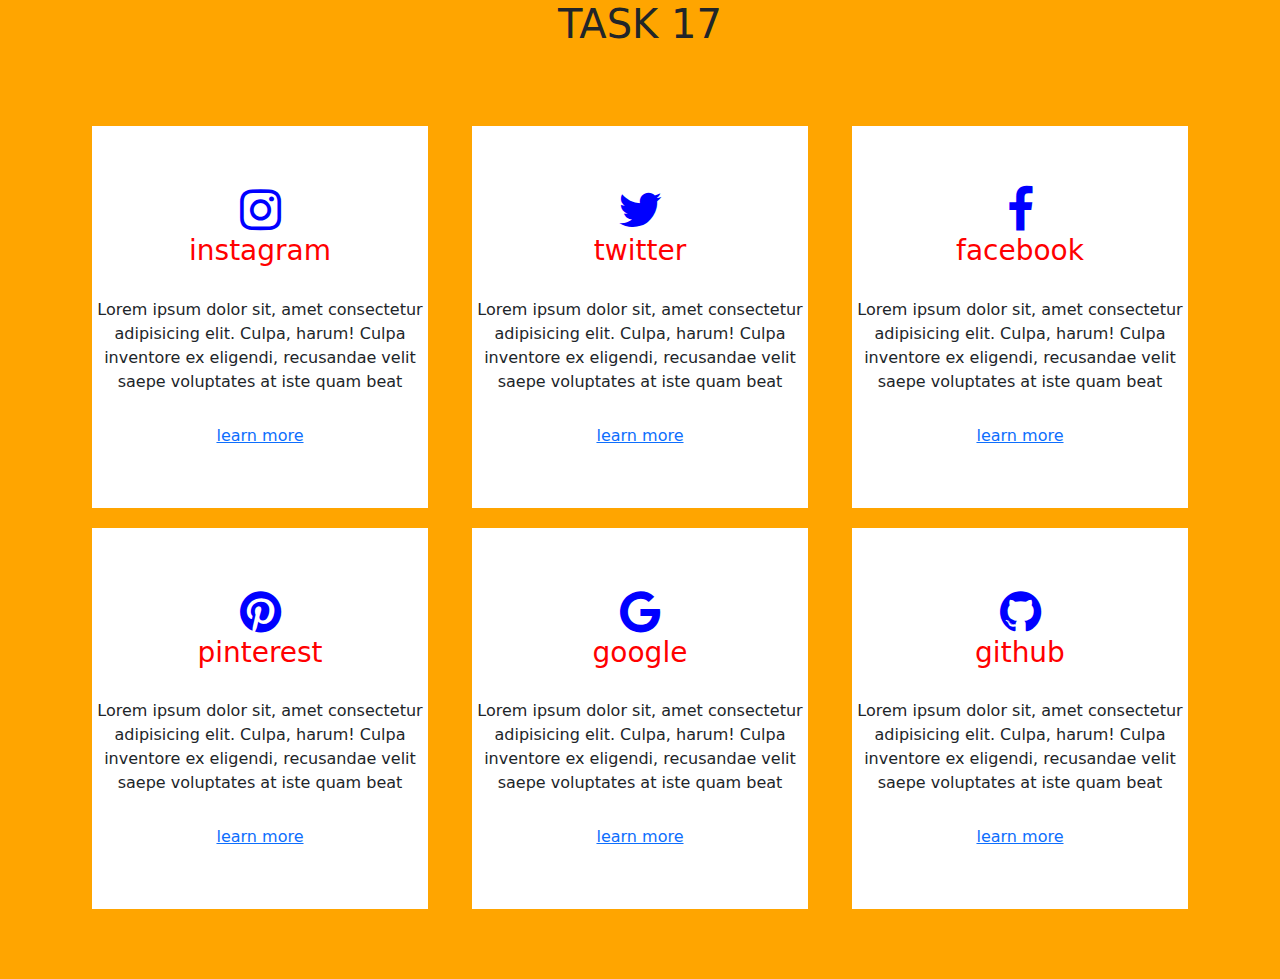
<file: social cards/index.html>
<!DOCTYPE html>
<html lang="en">
<head>
    <meta charset="UTF-8">
    <meta http-equiv="X-UA-Compatible" content="IE=edge">
    <meta name="viewport" content="width=device-width, initial-scale=1.0">
    <title>Document</title>
    <link rel="stylesheet" href="./assets/css/bootstrap.min.css">
    <link rel="stylesheet" href="style.css">
    <link rel="stylesheet" href=https://cdnjs.cloudflare.com/ajax/libs/font-awesome/4.7.0/css/font-awesome.min.css>
</head>
<body>
    <script src="./assets/js/bootstrap.min.js"></script>
    <h1> TASK 17</h1>
    <div class="box">
        <div class="container">
            <div class="row">
                <div class="col-sm-4 col-md-4 col-lg-4">
                    <div class="box-center text-center">
                        <i class="fa fa-instagram fa-3x"></i>
                        <h3>instagram</h3>
                        <div class="text">
                            <span>Lorem ipsum dolor sit, amet consectetur adipisicing elit. Culpa, harum! Culpa inventore ex eligendi, recusandae velit saepe voluptates at iste quam beat</span>
                        </div>
                        
                        <a href="">learn more</a>
                    </div>
                    
                        
                    
                </div>
                    <div class="col-sm-4 col-md-4 col-lg-4">
                        <div class="box-center text-center">
                            <i class="fa fa-twitter fa-3x"></i>
                            <h3>twitter</h3>
                            <div class="text">
                                <span>Lorem ipsum dolor sit, amet consectetur adipisicing elit. Culpa, harum! Culpa inventore ex eligendi, recusandae velit saepe voluptates at iste quam beat</span>
                            </div>
                            
                            <a href="">learn more</a>
                        </div>
                    </div>
                    <div class="col-sm-4 col-md-4 col-lg-4">
                        <div class="box-center text-center">
                            <i class="fa fa-facebook fa-3x"></i>
                            <h3>facebook</h3>
                            <div class="text">
                                <span>Lorem ipsum dolor sit, amet consectetur adipisicing elit. Culpa, harum! Culpa inventore ex eligendi, recusandae velit saepe voluptates at iste quam beat</span>
                            </div>
                            
                            <a href="">learn more</a>
                        </div>
                    
                </div>
                <div class="col-sm-4 col-md-4 col-lg-4">
                    <div class="box-center text-center">
                        <i class="fa fa-pinterest fa-3x"></i>
                        <h3>pinterest</h3>
                        <div class="text">
                            <span>Lorem ipsum dolor sit, amet consectetur adipisicing elit. Culpa, harum! Culpa inventore ex eligendi, recusandae velit saepe voluptates at iste quam beat</span>
                        </div>
                        
                        <a href="">learn more</a>
                    </div>
                
            </div>
            <div class="col-sm-4 col-md-4 col-lg-4">
                <div class="box-center text-center">
                    <i class="fa fa-google fa-3x"></i>
                    <h3>google</h3>
                    <div class="text">
                        <span>Lorem ipsum dolor sit, amet consectetur adipisicing elit. Culpa, harum! Culpa inventore ex eligendi, recusandae velit saepe voluptates at iste quam beat</span>
                    </div>
                    
                    <a href="">learn more</a>
                </div>
            
        </div>
        <div class="col-sm-4 col-md-4 col-lg-4">
            <div class="box-center text-center">
                <i class="fa fa-github fa-3x"></i>
                <h3>github</h3>
                <div class="text">
                    <span>Lorem ipsum dolor sit, amet consectetur adipisicing elit. Culpa, harum! Culpa inventore ex eligendi, recusandae velit saepe voluptates at iste quam beat</span>
                </div>
                
                <a href="">learn more</a>
            </div>
        
    </div>
        </div>
            </div>
                </div>
</body>
</html>
</file>
<file: social cards/style.css>
body{
    background-color: greenyellow;
}
.fa{
    color: blue;
}
.box-center{
    background-color: white;
    margin: 10px;
    padding: 60px 0px;
}
.box{
    padding:60px 10px;
}
.text{
    margin: 30px 0px;
}
body{
    background-color: orange;
}
h3{
    color: red;
}
h1{
    text-align: center;
}
</file>
